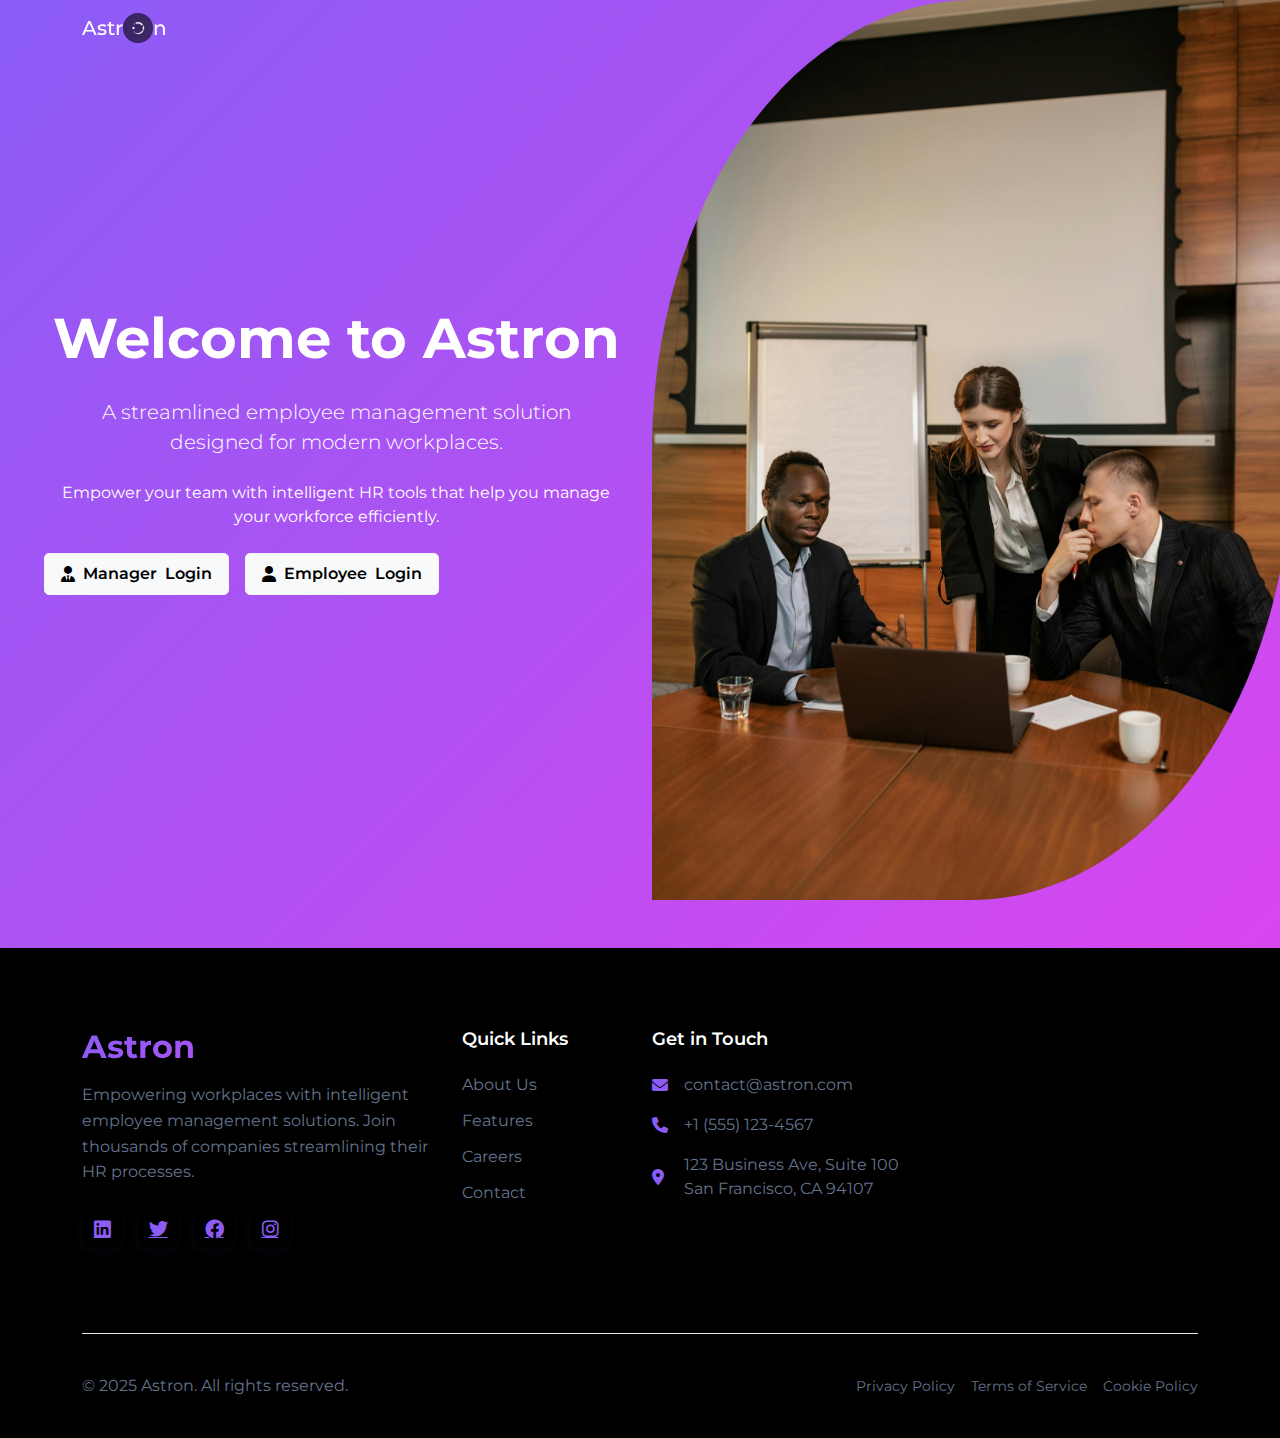
<file: employee/index.html>
<!DOCTYPE html>
<html lang="en">

<head>
  <meta charset="UTF-8">
  <meta name="viewport" content="width=device-width, initial-scale=1.0">
  <title>Astron - Employee Management System</title>
  <link href="https://cdn.jsdelivr.net/npm/bootstrap@5.3.0/dist/css/bootstrap.min.css" rel="stylesheet">
  <link href="https://cdnjs.cloudflare.com/ajax/libs/font-awesome/6.0.0/css/all.min.css" rel="stylesheet">
  <link rel="stylesheet" href="./public/styles/global.css">
  <link rel="stylesheet" href="style.css">
</head>

<body>
  <!-- Navbar -->
  <nav class="navbar navbar-expand-lg fixed-top">
    <div class="container ">
      <a class="navbar-brand d-flex align-items-center fw-medium text-white" href="#">
        Astr<img src="./public/images/astron.png" width="30" alt="">n</a>
      <button class="navbar-toggler" type="button" data-bs-toggle="collapse" data-bs-target="#navbarNav">
        <span class="navbar-toggler-icon"></span>
      </button>
    </div>
  </nav>

  <!-- Hero Section -->
  <section class="hero-section px-d-0 px-2 pb-5">
    <div class="container-fluid p-0">
      <div class="row align-items-center h-100 justify-content-between ">
        <div class="col-lg-6 ps-lg-5 pt-lg-0 pt-5 text-center">
          <h1 class="display-4 fw-bold mb-4">Welcome to <span class="d-lg-inline d-block">Astron</span></h1>
          <p class="lead mb-4">A streamlined employee management solution <br>designed for modern workplaces.</p>
          <p class="mb-4">Empower your team with intelligent HR tools that help you manage your workforce efficiently.
          </p>

          <div class="d-flex gap-3">
            <a href="/login-manager" class="btn btn-light login-btn d-flex gap-2 align-items-center">
              <i class="fas fa-user-tie d-lg-inline d-none"></i>
              Manager <span class="d-lg-inline d-none">Login</span>
            </a>
            <a href="/login-user" class="btn btn-light login-btn d-flex gap-2 align-items-center">
              <i class="fas fa-user d-lg-inline d-none"></i>
              Employee <span class="d-lg-inline d-none">Login</span>
            </a>
          </div>
        </div>
        <div class="col-lg-6 ">
          <img src="./public/images/employees2.jpg" alt="Astron Dashboard" class="hero-image d- d-lg-block"
            style="max-height: 100vh;width: 50vw; object-fit: cover;">
        </div>
      </div>
    </div>
  </section>

  <!-- Features Section -->
  <!-- <section class="container my-5 py-5">
    <div class="row g-4">
      <div class="col-md-4">
        <div class="feature-card p-4">
          <div class="feature-icon">
            <i class="fas fa-tachometer-alt"></i>
          </div>
          <h5>Easy Management</h5>
          <p>Streamlined interface for managing employee data and departmental operations efficiently.</p>
        </div>
      </div>
      <div class="col-md-4">
        <div class="feature-card p-4">
          <div class="feature-icon">
            <i class="fas fa-clock"></i>
          </div>
          <h5>Quick Actions</h5>
          <p>Fast and responsive system for handling leave requests and profile updates.</p>
        </div>
      </div>
      <div class="col-md-4">
        <div class="feature-card p-4">
          <div class="feature-icon">
            <i class="fas fa-shield-alt"></i>
          </div>
          <h5>Secure Access</h5>
          <p>Role-based access control ensuring data security and proper authorization.</p>
        </div>
      </div>
    </div>
  </section> -->

  <footer class="footer">
    <div class="container">
      <div class="footer-content">
        <div class="row gy-4">
          <div class="col-lg-4 col-md-6">
            <div class="footer-brand">
              <h2 class="footer-logo">Astron</h2>
              <p class="footer-description">
                Empowering workplaces with intelligent employee management solutions. Join thousands of companies
                streamlining their HR processes.
              </p>
              <div class="footer-social">
                <a href="#" class="social-link"><i class="fab fa-linkedin"></i></a>
                <a href="#" class="social-link"><i class="fab fa-twitter"></i></a>
                <a href="#" class="social-link"><i class="fab fa-facebook"></i></a>
                <a href="#" class="social-link"><i class="fab fa-instagram"></i></a>
              </div>
            </div>
          </div>

          <div class="col-lg-2 col-md-6">
            <h5 class="footer-title">Quick Links</h5>
            <ul class="footer-links list-unstyled">
              <li><a href="#">About Us</a></li>
              <li><a href="#">Features</a></li>
              <!-- <li><a href="#">Pricing</a></li> -->
              <li><a href="#">Careers</a></li>
              <li><a href="#">Contact</a></li>
            </ul>
          </div>

          <!-- <div class="col-lg-2 col-md-6">
            <h5 class="footer-title">Resources</h5>
            <ul class="footer-links list-unstyled">
              <li><a href="#">Blog</a></li>
              <li><a href="#">Documentation</a></li>
              <li><a href="#">Help Center</a></li>
              <li><a href="#">API Docs</a></li>
              <li><a href="#">Status</a></li>
            </ul>
          </div> -->

          <div class="col-lg-4 col-md-6">
            <h5 class="footer-title">Get in Touch</h5>
            <div class="footer-contact">
              <p><i class="fas fa-envelope"></i> contact@astron.com</p>
              <p><i class="fas fa-phone"></i> +1 (555) 123-4567</p>
              <p><i class="fas fa-map-marker-alt"></i> 123 Business Ave, Suite 100<br>San Francisco, CA 94107</p>
            </div>
          </div>
        </div>
      </div>

      <div class="footer-bottom">
        <div class="row align-items-center">
          <div class="col-md-6">
            <p class="copyright">© 2025 Astron. All rights reserved.</p>
          </div>
          <div class="col-md-6">
            <ul class="footer-legal list-unstyled d-flex gap-3 justify-content-md-end justify-content-center">
              <li><a href="#">Privacy Policy</a></li>
              <li><a href="#">Terms of Service</a></li>
              <li><a href="#">Cookie Policy</a></li>
            </ul>
          </div>
        </div>
      </div>
    </div>
  </footer>

  <script>
    // Navbar scroll effect
    window.addEventListener('scroll', function () {
      if (window.scrollY > 0) {
        document.querySelector('.navbar').classList.add('scrolled');
      } else {
        document.querySelector('.navbar').classList.remove('scrolled');
      }
    });
  </script>


  <div id="sqrx-content-container">
    <div class="squarex_ext_modal">
      <div class="squarex_ext_dialog-container">
        <div id="module_dialog_root__disposableFileViewer">
          <div class="squarex_ext_dialog squarex_ext_light squarex_ext__hidden"></div>
        </div>
      </div>
    </div>
  </div>
</body>

</html>
</file>
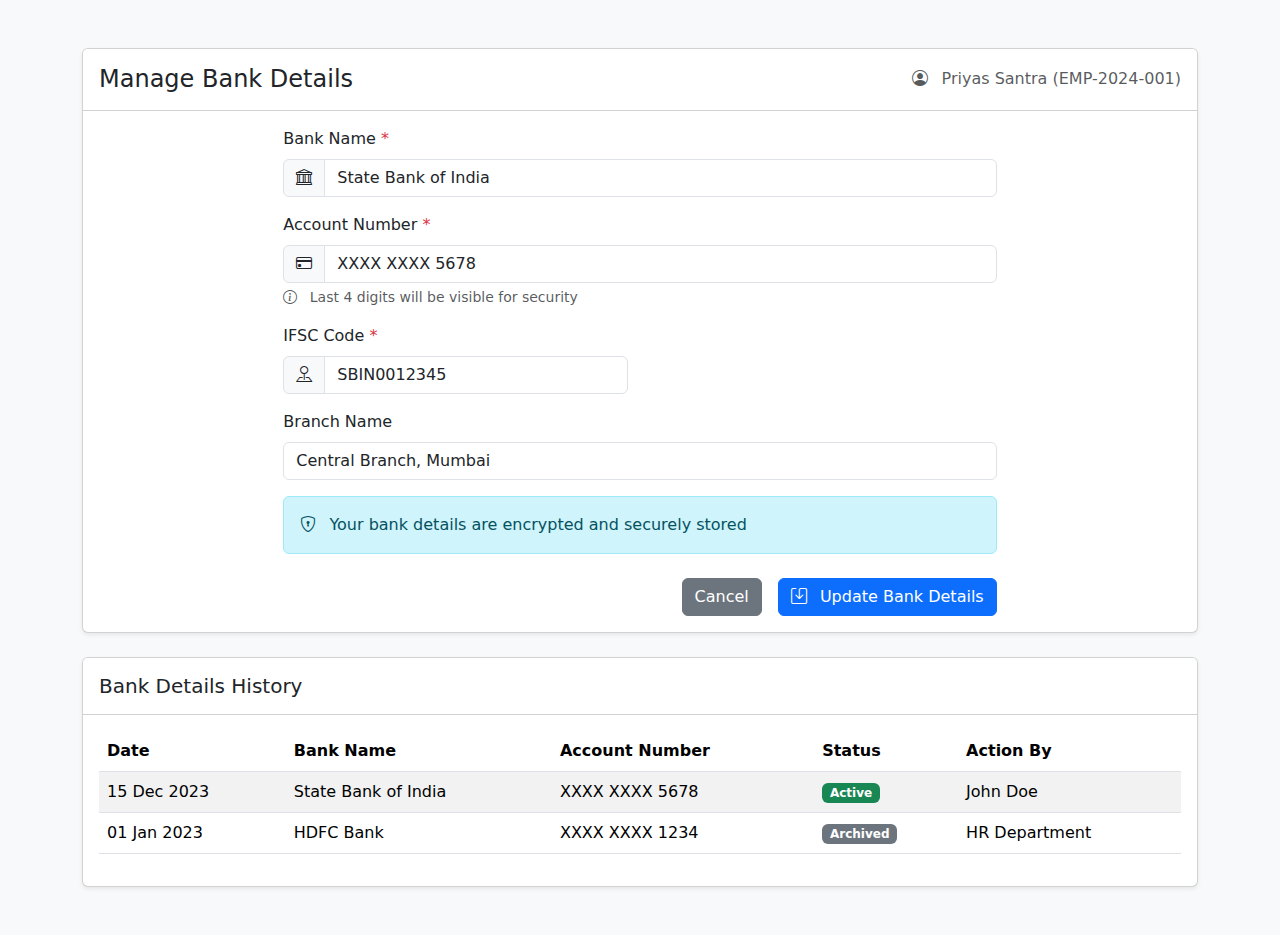
<file: employee/employee/bank-details.html>
<!DOCTYPE html>
<html lang="en">
<head>
    <meta charset="UTF-8">
    <meta name="viewport" content="width=device-width, initial-scale=1">
    <title>Bank Details Management</title>
    <!-- Bootstrap 5 CSS -->
    <link href="https://cdn.jsdelivr.net/npm/bootstrap@5.2.3/dist/css/bootstrap.min.css" rel="stylesheet">
    <!-- Bootstrap Icons -->
    <link href="https://cdn.jsdelivr.net/npm/bootstrap-icons@1.10.0/font/bootstrap-icons.css" rel="stylesheet">
</head>
<body class="bg-light">
    <div class="container py-5">
        <div class="card shadow-sm">
            <div class="card-header bg-white py-3">
                <div class="d-flex justify-content-between align-items-center">
                    <h2 class="mb-0 h4">Manage Bank Details</h2>
                    <div class="text-muted">
                        <i class="bi bi-person-circle me-2"></i>
                        Priyas Santra (EMP-2024-001)
                    </div>
                </div>
            </div>
            <div class="card-body">
                <div class="row">
                    <div class="col-md-8 offset-md-2">
                        <form>
                            <div class="mb-3">
                                <label class="form-label">Bank Name <span class="text-danger">*</span></label>
                                <div class="input-group">
                                    <span class="input-group-text"><i class="bi bi-bank"></i></span>
                                    <input 
                                        type="text" 
                                        class="form-control" 
                                        placeholder="Enter full bank name"
                                        value="State Bank of India"
                                        required
                                    >
                                </div>
                            </div>

                            <div class="mb-3">
                                <label class="form-label">Account Number <span class="text-danger">*</span></label>
                                <div class="input-group">
                                    <span class="input-group-text"><i class="bi bi-credit-card"></i></span>
                                    <input 
                                        type="text" 
                                        class="form-control" 
                                        placeholder="Enter account number"
                                        value="XXXX XXXX 5678"
                                        required
                                    >
                                </div>
                                <div class="form-text text-muted">
                                    <i class="bi bi-info-circle me-2"></i>
                                    Last 4 digits will be visible for security
                                </div>
                            </div>

                            <div class="row">
                                <div class="col-md-6 mb-3">
                                    <label class="form-label">IFSC Code <span class="text-danger">*</span></label>
                                    <div class="input-group">
                                        <span class="input-group-text"><i class="bi bi-pin-map"></i></span>
                                        <input 
                                            type="text" 
                                            class="form-control" 
                                            placeholder="Enter IFSC Code"
                                            value="SBIN0012345"
                                            required
                                        >
                                    </div>
                                </div>
                                <!-- <div class="col-md-6 mb-3">
                                    <label class="form-label">Account Type <span class="text-danger">*</span></label>
                                    <select class="form-select">
                                        <option>Savings</option>
                                        <option>Current</option>
                                        <option>Salary</option>
                                    </select>
                                </div> -->
                            </div>

                            <div class="mb-3">
                                <label class="form-label">Branch Name</label>
                                <input 
                                    type="text" 
                                    class="form-control" 
                                    placeholder="Enter branch name"
                                    value="Central Branch, Mumbai"
                                >
                            </div>

                            <div class="alert alert-info" role="alert">
                                <i class="bi bi-shield-lock me-2"></i>
                                Your bank details are encrypted and securely stored
                            </div>

                            <div class="d-flex justify-content-end gap-3 mt-4">
                                <button type="button" class="btn btn-secondary">
                                    Cancel
                                </button>
                                <button type="submit" class="btn btn-primary">
                                    <i class="bi bi-save me-2"></i>
                                    Update Bank Details
                                </button>
                            </div>
                        </form>
                    </div>
                </div>
            </div>
        </div>

        <div class="card shadow-sm mt-4">
            <div class="card-header bg-white py-3">
                <h5 class="mb-0">Bank Details History</h5>
            </div>
            <div class="card-body">
                <div class="table-responsive">
                    <table class="table table-striped">
                        <thead>
                            <tr>
                                <th>Date</th>
                                <th>Bank Name</th>
                                <th>Account Number</th>
                                <th>Status</th>
                                <th>Action By</th>
                            </tr>
                        </thead>
                        <tbody>
                            <tr>
                                <td>15 Dec 2023</td>
                                <td>State Bank of India</td>
                                <td>XXXX XXXX 5678</td>
                                <td><span class="badge bg-success">Active</span></td>
                                <td>John Doe</td>
                            </tr>
                            <tr>
                                <td>01 Jan 2023</td>
                                <td>HDFC Bank</td>
                                <td>XXXX XXXX 1234</td>
                                <td><span class="badge bg-secondary">Archived</span></td>
                                <td>HR Department</td>
                            </tr>
                        </tbody>
                    </table>
                </div>
            </div>
        </div>
    </div>

    <!-- Bootstrap 5 JS Bundle with Popper -->
    <script src="https://cdn.jsdelivr.net/npm/bootstrap@5.2.3/dist/js/bootstrap.bundle.min.js"></script>
</body>
</html>
</file>
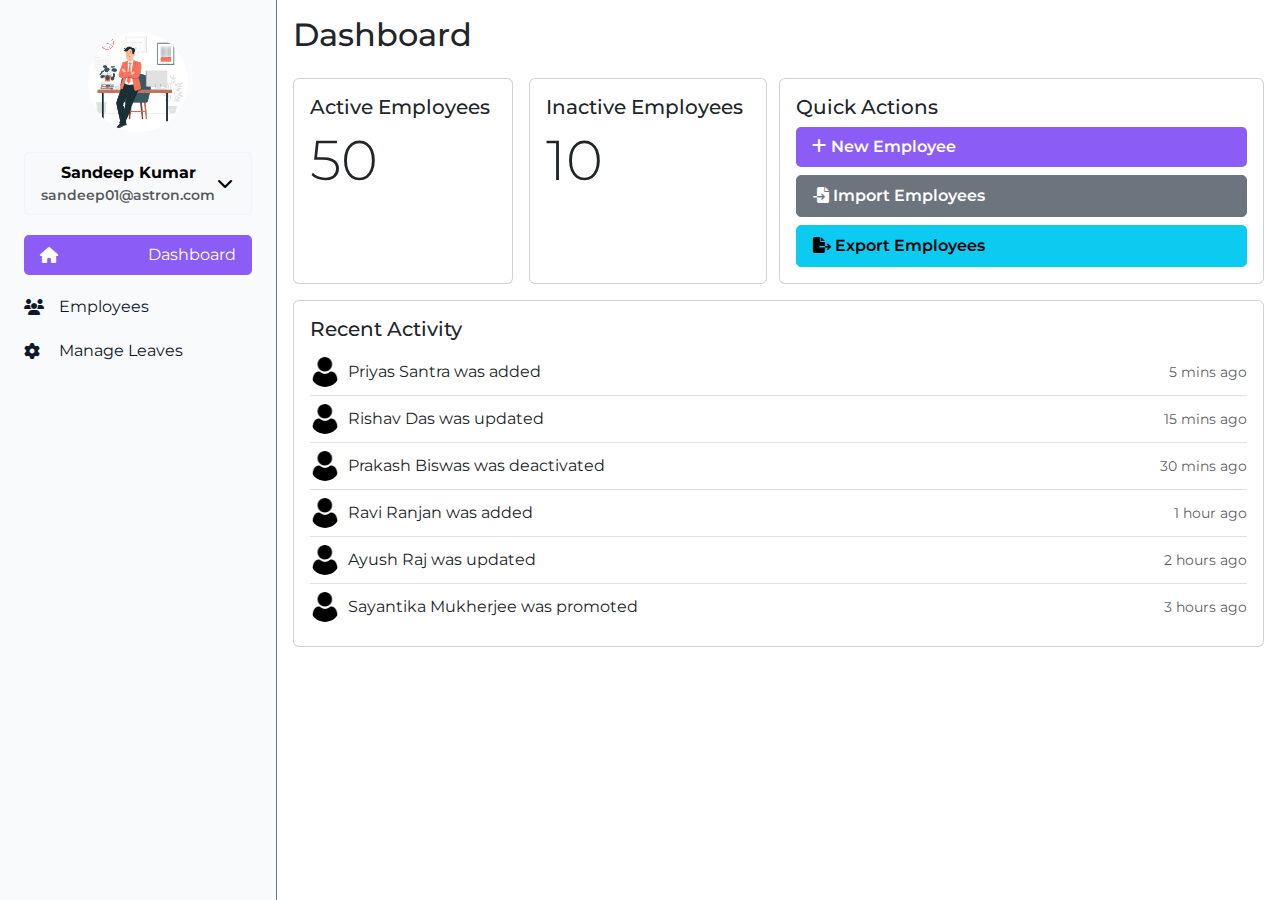
<file: employee/manager/dashboard.html>
<!DOCTYPE html>
<html lang="en">

<head>
  <meta charset="UTF-8" />
  <meta name="viewport" content="width=device-width, initial-scale=1.0" />
  <meta name="description" content="Employee Management Dashboard" />
  <title>Dashboard</title>
  <!-- Checks if manager is authenticated -->
  <!-- <script src="../public/javascripts/check.js" type="module"></script> -->
  <!-- CSS Links -->
  <link href="https://cdnjs.cloudflare.com/ajax/libs/bootstrap/5.3.2/css/bootstrap.min.css" rel="stylesheet" />
  <link href="https://cdnjs.cloudflare.com/ajax/libs/font-awesome/6.4.0/css/all.min.css" rel="stylesheet" />
  <!-- <link rel="stylesheet" href="../public/styles/custom-bootstrap.css"> -->
  <link rel="stylesheet" href="../public/styles/global.css" />
  <link rel="stylesheet" href="../public/styles/sidebar.css" />
  <link rel="stylesheet" href="../public/styles/avatar.css" />
  <!-- <link rel="stylesheet" href="../public/styles/dashboard.css" />
  <link rel="stylesheet" href="../public/styles/dashboard.css" /> -->
  <style>
    main {
      width: 100%;
    }
  </style>
</head>

<body style="display: flex;">
  <!-- Sidebar -->
  <aside>
    <div class="d-flex justify-content-center">
      <img class="avatar shadow-medium" src="..\public\images\manager.png" width="100" alt="User Avatar">
    </div>
    <div class="dropdown">
      <button class="btn btn-light w-100 d-flex align-items-center justify-content-between" type="button"
        data-bs-toggle="dropdown">
        <div>
          <div class="fw-bold">Sandeep Kumar</div>
          <div class="small text-muted">sandeep01@astron.com</div>
        </div>
        <i class="fas fa-chevron-down"></i>
      </button>
      <ul class="dropdown-menu w-100">
        <li>
          <a class="dropdown-item" href="./profile"><i class="fas fa-user me-2"></i>Profile</a>
        </li>
        <li><a class="dropdown-item" href="#"><i class="fas fa-gear me-2"></i>Settings</a></li>
        <li><a class="dropdown-item" href="#"><i class="fas fa-bell me-2"></i>Notifications</a></li>
        <li>
          <hr class="dropdown-divider">
        </li>
        <li><a class="dropdown-item text-danger" href="/logout.html"><i class="fas fa-right-from-bracket me-2"></i>Log
            out</a></li>
      </ul>
    </div>
    <a class="active">
      <i class="fa-solid fa-house"></i>
      <span href="">Dashboard</span>
    </a>
    <a class="" hidden>
      <i class="fa-solid fa-briefcase"></i>
      <span href="">Roles</span>
    </a>
    <a class="" href="./employees.html">
      <i class="fa-solid fa-users"></i>
      <span href="">Employees</span>
    </a>
    <a href="./leave-managment.html">
      <i class="fa-solid fa-gear"></i>
      <span href="">Manage Leaves</span>
    </a>
  </aside>

  <main>
    <!-- Mobile Responsive navbar -->
    <header>
      <nav class="navbar d-lg-none">
        <div class="container-fluid">
          <button class="navbar-toggler border-0" type="button" data-bs-toggle="offcanvas"
            data-bs-target="#offcanvasExample" aria-controls="offcanvasExample">
            <span class="navbar-toggler-icon"></span>
          </button>
          <!-- Profile Dropdown -->
          <div class="dropdown">
            <button class="btn btn-light d-flex align-items-center" type="button" data-bs-toggle="dropdown"
              aria-expanded="false">
              <span>Sandeep Kumar</span>
            </button>
            <ul class="dropdown-menu dropdown-menu-end p-2">
              <!-- Profile Header -->
              <li class="profile-header">
                <img
                  src="..\public\images\manager.png"
                  alt="Avatar" class="profile-avatar rounded-circle object-fit-cover" width="90">
                <div class="mt-2">Sandeep Kumar</div>
                <div class="profile-email">sandeep01@astron.com</div>
              </li>
              <!-- Dropdown Items -->
              <li><a class="dropdown-item fs-5 fw-medium" href="./profile">View Profile</a></li>
              <li><a class="dropdown-item text-danger fs-5 fw-medium" href="/logout">Logout</a></li>
            </ul>
          </div>
          <div class="offcanvas offcanvas-start" tabindex="-1" id="offcanvasExample"
            aria-labelledby="offcanvasExampleLabel">
            <div class="offcanvas-header">
              <h5 class="offcanvas-title" id="offcanvasExampleLabel">
                Astron
              </h5>
              <button type="button" class="btn-close text-reset" data-bs-dismiss="offcanvas"
                aria-label="Close"></button>
            </div>
            <div class="offcanvas-body">
              <ul class="navbar-nav fw-medium fs-5">
                <li class="nav-item">
                  <a class="nav-link active" aria-current="page" href="./dashboard">Dashboard</a>
                </li>
                <li class="nav-item">
                  <a class="nav-link" href="./employees">Employees</a>
                </li>
                <li class="nav-item">
                  <a class="nav-link" href="./leave-managment">Manage Leaves</a>
                </li>
              </ul>
            </div>
          </div>
        </div>
      </nav>
    </header>
    <!-- Main content -->
    <div class="p-3">
      <div>
        <div class="d-flex justify-content-between align-items-center mb-4">
          <h2 class="mb-0">Dashboard</h2>
        </div>
      </div>
      <div class="row">
        <div class="col-12 col-md-6 d-flex gap-3">
          <div class="card stat-card flex-fill">
            <div class="card-body p-3">
              <h5 class="card-title">Active <span class="d-lg-inline d-none">Employees</span></h5>
              <p class="card-text display-4">50</p>
            </div>
          </div>
          <div class="card flex-fill">
            <div class="card-body p-3">
              <h5 class="card-title">Inactive <span class="d-lg-inline d-none">Employees</span></h5>
              <p class="card-text display-4">10</p>
            </div>
          </div>
        </div>
        <div class="col-12 col-md-6 mt-3 mt-lg-0 ps-lg-0">
          <div class="card">
            <div class="card-body p-3">
              <h5 class="card-title">Quick Actions</h5>
              <div class="d-grid gap-2">
                <button class="btn btn-primary text-start" onclick="window.location.href='./add-employee.html'">
                  <i class="fa-solid fa-plus"></i> New Employee
                </button>
                <button class="btn btn-secondary text-start">
                  <i class="fa-solid fa-file-import"></i> Import Employees
                </button>
                <button class="btn btn-info text-start">
                  <i class="fa-solid fa-file-export"></i> Export Employees
                </button>
              </div>
            </div>
          </div>
        </div>
      </div>
      <div class="row mt-3">
        <div class="col-12">
          <div class="card">
            <div class="card-body p-3">
              <h5 class="card-title">Recent Activity</h5>
              <ul class="list-group list-group-flush">
                <li class="list-group-item px-0 py-2 d-flex align-items-center">
                  <div class="avatar-sm d-lg-block d-none me-2">
                    <img
                      src="..\public\images\user.png"
                      width="30" alt="John Doe" class="avatar-img rounded-circle">
                  </div>
                  <div class="flex-grow-1 d-flex justify-content-between align-items-center">
                    <span class="">Priyas Santra was added</span>
                    <small class="text-muted">5 mins ago</small>
                  </div>
                </li>
                <li class="list-group-item px-0 py-2 d-flex align-items-center">
                  <div class="avatar-sm d-lg-block d-none me-2">
                    <img
                      src="..\public\images\user.png"
                      width="30" alt="Jane Smith" class="avatar-img rounded-circle">
                  </div>
                  <div class="flex-grow-1 d-flex justify-content-between align-items-center">
                    <span class="">Rishav Das was updated</span>
                    <small class="text-muted">15 mins ago</small>
                  </div>
                </li>
                <li class="list-group-item px-0 py-2 d-flex align-items-center">
                  <div class="avatar-sm d-lg-block d-none me-2">
                    <img
                      src="..\public\images\user.png"
                      width="30" alt="Mike Brown" class="avatar-img rounded-circle">
                  </div>
                  <div class="flex-grow-1 d-flex justify-content-between align-items-center">
                    <span class="">Prakash Biswas was deactivated</span>
                    <small class="text-muted">30 mins ago</small>
                  </div>
                </li>
                <li class="list-group-item px-0 py-2 d-flex align-items-center">
                  <div class="avatar-sm d-lg-block d-none me-2">
                    <img
                      src="..\public\images\user.png"
                      width="30" alt="Sarah Lee" class="avatar-img rounded-circle">
                  </div>
                  <div class="flex-grow-1 d-flex justify-content-between align-items-center">
                    <span class="">Ravi Ranjan was added</span>
                    <small class="text-muted">1 hour ago</small>
                  </div>
                </li>
                <li class="list-group-item px-0 py-2 d-flex align-items-center">
                  <div class="avatar-sm d-lg-block d-none me-2">
                    <img
                      src="..\public\images\user.png"
                      width="30" alt="David Kim" class="avatar-img rounded-circle">
                  </div>
                  <div class="flex-grow-1 d-flex justify-content-between align-items-center">
                    <span class="">Ayush Raj was updated</span>
                    <small class="text-muted">2 hours ago</small>
                  </div>
                </li>
                <li class="list-group-item px-0 py-2 d-flex align-items-center">
                  <div class="avatar-sm d-lg-block d-none me-2">
                    <img
                      src="..\public\images\user.png"
                      width="30" alt="Emily White" class="avatar-img rounded-circle">
                  </div>
                  <div class="flex-grow-1 d-flex justify-content-between align-items-center">
                    <span class="">Sayantika Mukherjee was promoted</span>
                    <small class="text-muted">3 hours ago</small>
                  </div>
                </li>
              </ul>
            </div>
          </div>
        </div>
      </div>
  </main>
  </div>
  <!-- Only for updating DOM elements with logged user data -->
  <!-- <script src="../public/javascripts/state.js" type="module"></script> -->
  <!-- Bootstrap minified JS -->
  <script src="https://cdnjs.cloudflare.com/ajax/libs/bootstrap/5.3.2/js/bootstrap.bundle.min.js"></script>
  <!-- Bootstrap Tooltip setup -->
  <script>
    document.addEventListener("DOMContentLoaded", function () {
      const tooltipTriggerList = [].slice.call(
        document.querySelectorAll('[data-bs-toggle="tooltip"]')
      );
      tooltipTriggerList.map(function (tooltipTriggerEl) {
        return new bootstrap.Tooltip(tooltipTriggerEl);
      });
    });
  </script>
</body>

</html>
</file>
<file: employee/public/styles/global.css>
@import url('https://fonts.googleapis.com/css2?family=Montserrat:ital,wght@0,100..900;1,100..900&family=Space+Grotesk:wght@300..700&display=swap');

/* Variables */
:root {
    /* Colors */
    --primary: #8b5cf6;
    --primary-dark: #7c3aed;
    --secondary: #64748b;
    --surface: #f8fafc;
    --surface-dark: #f1f5f9;
    --text: #0f172a;
    --text-light: #ffffff;
    --accent: #c084fc;

    /* Gradients */
    --gradient-start: #8b5cf6;
    --gradient-end: #d946ef;

    /* Legacy names */
    --primary-color: var(--primary);
    --light-border: var(--surface-dark);
    --hover-background-light: var(--surface-dark);
}

/* Base styles */
* {
    margin: 0;
    padding: 0;
    box-sizing: border-box;
    font-family: "Montserrat", serif;
}

/* Bootstrap Theme*/
.bg-primary {
    background-color: var(--primary) !important;
}
.btn-outline-primary {
    --bs-btn-border-color: var(--primary) !important;
    color: var(--primary) !important;
}

.btn-primary {
    --bs-btn-bg: var(--primary) !important;
    --bs-btn-border-color: none !important;
}

.pagination {
    --bs-pagination-active-bg: var(--primary) !important;
    --bs-pagination-border-color: none !important;
    --bs-pagination-color: var(--text) !important;
}

/* Transitions */
*,
.btn,
.btn-light,
.btn-heavy,
.btn-heavy>* {
    transition: all 0.3s ease;
}

/* Button base */
.btn {
    padding: 0.5em 1em;
    border-radius: 5px;
    font-weight: 600;
    cursor: pointer;
    display: inline-block;
}

/* Button variants */
.btn-light {
    border: 1px solid var(--light-border);
}

.btn-light:hover {
    background-color: var(--hover-background-light);
}

.btn-heavy {
    background-color: var(--primary);
    color: var(--text-light) !important;
}

.btn-heavy:hover {
    background-color: var(--text-light) !important;
    border: 1px solid var(--primary);
    color: var(--primary) !important;
}

/* Components */
.profile-header {
    border-radius: 10px;
    background-color: var(--primary);
    color: var(--text-light);
    padding: 2rem;
}
</file>
<file: employee/style.css>
:root {
  --primary: #8b5cf6;
  --primary-dark: #7c3aed;
  --secondary: #64748b;
  --surface: #f8fafc;
  --surface-dark: #f1f5f9;
  --text: #0f172a;
  --accent: #c084fc;
  --gradient-start: #8b5cf6;
  --gradient-start-light: #8b5cf6;
  --gradient-end: #d946ef;
  --gradient-end-light: #d846ef7e;
}

body {
  background-color: var(--surface);
  font-family: 'Inter', sans-serif;
  color: var(--text);

}

.scrolled {
  box-shadow: 0 4px 12px rgba(15, 23, 42, 0.1);
  background-color: white;
  padding: 20px 0;
}

.scrolled a {
  color: var(--text) !important;
}

.hero-image {
  /* border-bottom-left-radius: 50%; */
  border-top-left-radius: 50%;
  border-top-left-radius: 50%;
  border-bottom-right-radius: 50%;
}

.hero-section {
  position: relative;
  /* background-image: repeating-radial-gradient(circle at 0 0, var(--primary-dark) 0, var(--gradient-start-light) 10px), repeating-linear-gradient(#444cf755, var(--gradient-end-light)); */
  background: linear-gradient(135deg, var(--gradient-start),var(--gradient-end));
  min-height: 100vh;
  color: white;
  position: relative;
  overflow: hidden;
}

.hero-section div.container {
  position: relative;
  z-index: 10;
}


/* Footer Styling */
.footer {
  background-color: black;
  padding: 80px 0 40px;
  position: relative;
  overflow: hidden;
}

.footer-gradient {
  position: absolute;
  top: 0;
  left: 0;
  right: 0;
  height: 2px;
  background: linear-gradient(90deg, #8b5cf6, #d946ef);
}

.footer-brand {
  margin-bottom: 24px;
}

.footer-logo {
  font-size: 2rem;
  font-weight: 700;
  background: linear-gradient(135deg, #8b5cf6, #d946ef);
  -webkit-background-clip: text;
  background-clip: text;
  -webkit-text-fill-color: transparent;
  margin-bottom: 16px;
}

.footer-description {
  color: #64748b;
  margin-bottom: 24px;
  line-height: 1.6;
}

.footer-social {
  display: flex;
  gap: 16px;
}

.social-link {
  width: 40px;
  height: 40px;
  display: flex;
  align-items: center;
  justify-content: center;
  border-radius: 12px;
  color: #8b5cf6;
  font-size: 1.2rem;
  transition: all 0.3s ease;
  box-shadow: 0 2px 8px rgba(139, 92, 246, 0.08);
}

.social-link:hover {
  background-color: #8b5cf6;
  color: white;
  transform: translateY(-2px);
}

.footer-title {
  color: #ffffff;
  font-size: 1.1rem;
  font-weight: 600;
  margin-bottom: 24px;
}

.footer-links {
  list-style: none;
  padding: 0;
  margin: 0;
}

.footer-links li {
  margin-bottom: 12px;
}

.footer-links a {
  color: #64748b;
  text-decoration: none;
  transition: color 0.3s ease;
}

.footer-links a:hover {
  color: #8b5cf6;
}

.footer-contact {
  color: #64748b;
}

.footer-contact p {
  display: flex;
  align-items: center;
  gap: 12px;
  margin-bottom: 16px;
}

.footer-contact i {
  color: #8b5cf6;
  width: 20px;
}

.footer-bottom {
  margin-top: 60px;
  padding-top: 40px;
  border-top: 1px solid #e2e8f0;
}

.copyright {
  color: #64748b;
  margin: 0;
}

.footer-legal {
  list-style: none;
  padding: 0;
  margin: 0;
  display: flex;
  gap: 24px;
  justify-content: flex-end;
}

.footer-legal a {
  color: #64748b;
  text-decoration: none;
  font-size: 0.9rem;
  transition: color 0.3s ease;
}

.footer-legal a:hover {
  color: #8b5cf6;
}

.navbar-toggler {
  box-shadow: none !important;
  border: none !important;
  outline: none !important;
}

@media (max-width: 991.2px) {
  section>div>div {
    flex-direction: column-reverse;
  }


  .hero-section>div>div>div:nth-child(1)>div {
    justify-content: space-between;
  }

  /* section>div>div>div:nth-child(2) {
    padding: 0 1.5rem 1rem 1.5rem;
  } */

  .hero-image {
    width: 100% !important;
    border-radius: 20px !important;
    overflow: hidden !important;
  }

  .login-btn {
    width: 100%;
    justify-content: center;
  }

  .hero-section img {
    margin-top: 1rem;
  }

  .footer {
    padding: 60px 0 30px;
  }

  .footer-legal {
    justify-content: flex-start;
    margin-top: 20px;
    flex-wrap: wrap;
    gap: 16px;
  }

  .copyright {
    text-align: center;
  }
}
</file>
<file: employee/public/styles/sidebar.css>
/* Anchor tags styling */
a {
    text-decoration: none;
    color: inherit;
    /* Use 'inherit' to match parent color for consistency */
}

/* Icon styling */
aside i {
    width: 20px;
}

/* Unordered list styling */
ul {
    list-style: none;
    /* Remove bullets */
    padding: 0;
    margin: 0;
}

/* Sidebar styling */
aside {
    display: flex;
    /* Simplify from inline-flex unless 'inline' is necessary */
    flex-direction: column;
    padding: 2em 1.5em;
    /* Simplify shorthand if both values are the same */
    min-height: 100vh;
    /* Full viewport height */
    gap: 20px;
    /* Consistent spacing between elements */
    border-right: 1px solid var(--secondary);
    /* Light divider for separation */
    background-color: var(--surface);
    color: var(--text);
}

/* Sidebar links styling */
aside a {
    display: flex;
    /* Flex for alignment */
    align-items: center;
    /* Vertically center content */
    justify-content: space-between;
    /* Distribute space between elements */
    gap: 15px;
    /* Consistent spacing */
    width: max-content;
    /* Replace fit-content for better support */
    color: var(--text);
    transition: background-color 0.3s ease, color 0.3s ease;
}

/* Sidebar active styling */
aside a.active {
    width: 100%;
    background-color: var(--primary);
    color: #ffffff;
    padding: 0.5em 1em;
    border-radius: 5px;
}

@media (max-width: 991.2px) {

    body {
        display: block;
    }

    aside:first-child {
        display: none;
    }
}
</file>
<file: employee/public/styles/avatar.css>
.avatar {
  border-radius: 50%;
  object-position: center;
  object-fit: cover;
}
</file>
